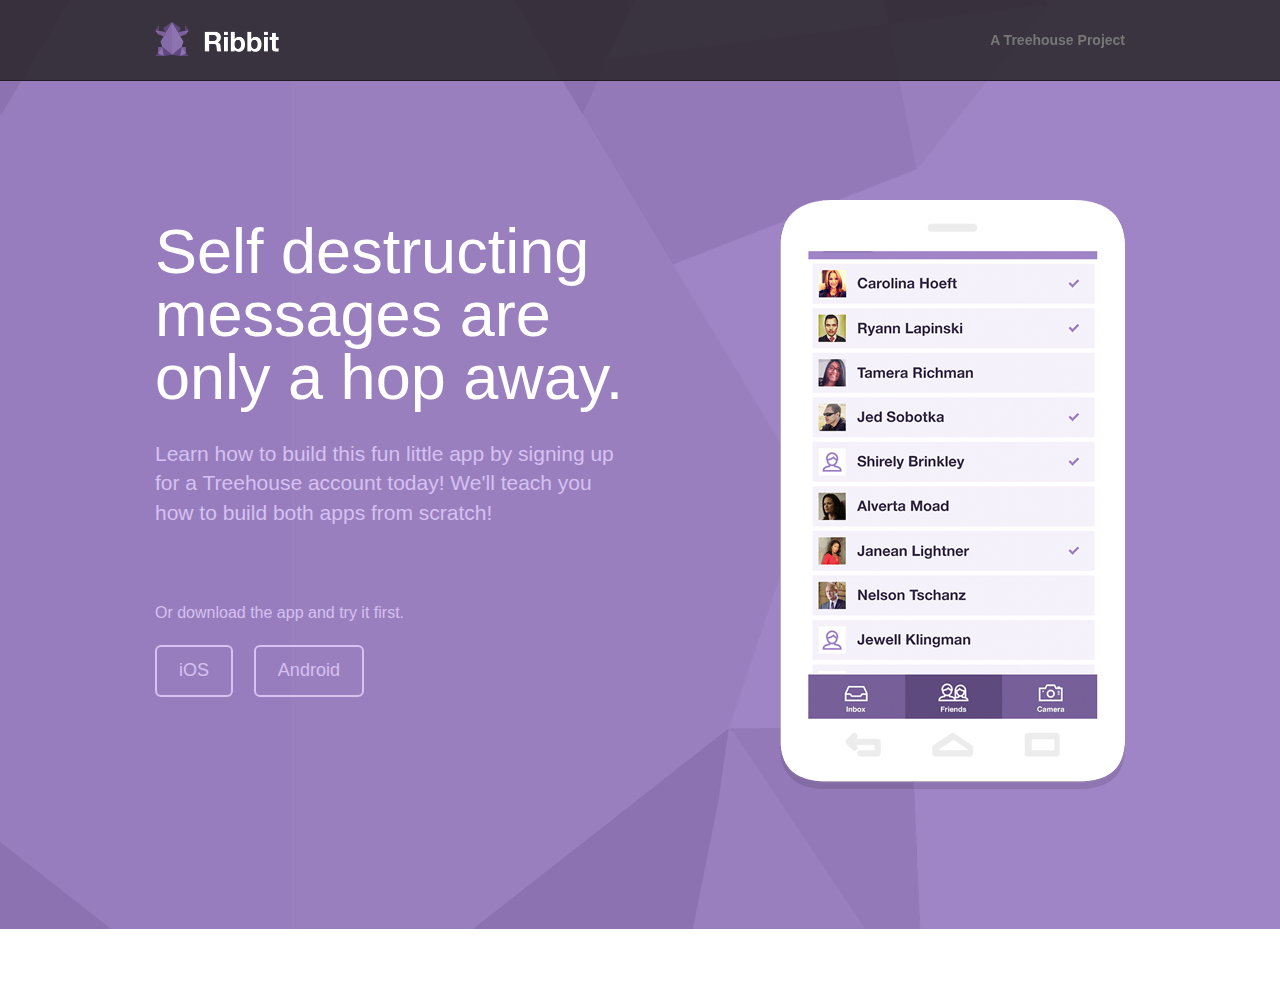
<file: frame2/index.html>
<!DOCTYPE html>
<html>
  <head>
    <title>Ribbit - A Treehouse Project</title>
    <meta name="viewport" content="width=device-width, initial-scale=1.0">
    <link href="css/bootstrap.css" rel="stylesheet">
    <link href="css/my-styles.css" rel="stylesheet" media="screen">
    <!-- HTML5 shim and Respond.js IE8 support of HTML5 elements and media queries -->
    <!--[if lt IE 9]>
      <script src="../../assets/js/html5shiv.js"></script>
      <script src="../../assets/js/respond.min.js"></script>
    <![endif]-->
  </head>
  <body>

    <!--Navbar -->
    <div class="navbar navbar-default navbar-fixed-top">
      <div class="container">
        <a class="main-logo pull-left" href="#">Ribbit</a>
        <p class="navbar-text pull-right hidden-xs">A Treehouse Project</p>
      </div>
    </div><!-- End navbar -->

    <!-- Jumbotron -->
    <div class="jumbotron">
      <div class="container">
        <div class="row">
          <div class="col-sm-6">
            <h1>Self destructing messages are only a hop away.</h1>
            <p class="lead">Learn how to build this fun little app by signing up for a Treehouse account today! We'll teach you how to build both apps from scratch!</p>
            <p class="lead">Or download the app and try it first.</p>
            <p class="lead">
              <a class="btn btn-default btn-lg" href="#">iOS</a>
              <a class="btn btn-default btn-lg" href="#">Android</a>
            </p>
          </div>
          <div class="col-sm-6 hidden-xs">
            <div class="device pull-right"></div>
          </div>
        </div>
      </div>
    </div><!-- End Jumbotron -->

  </body>
</html>
</file>
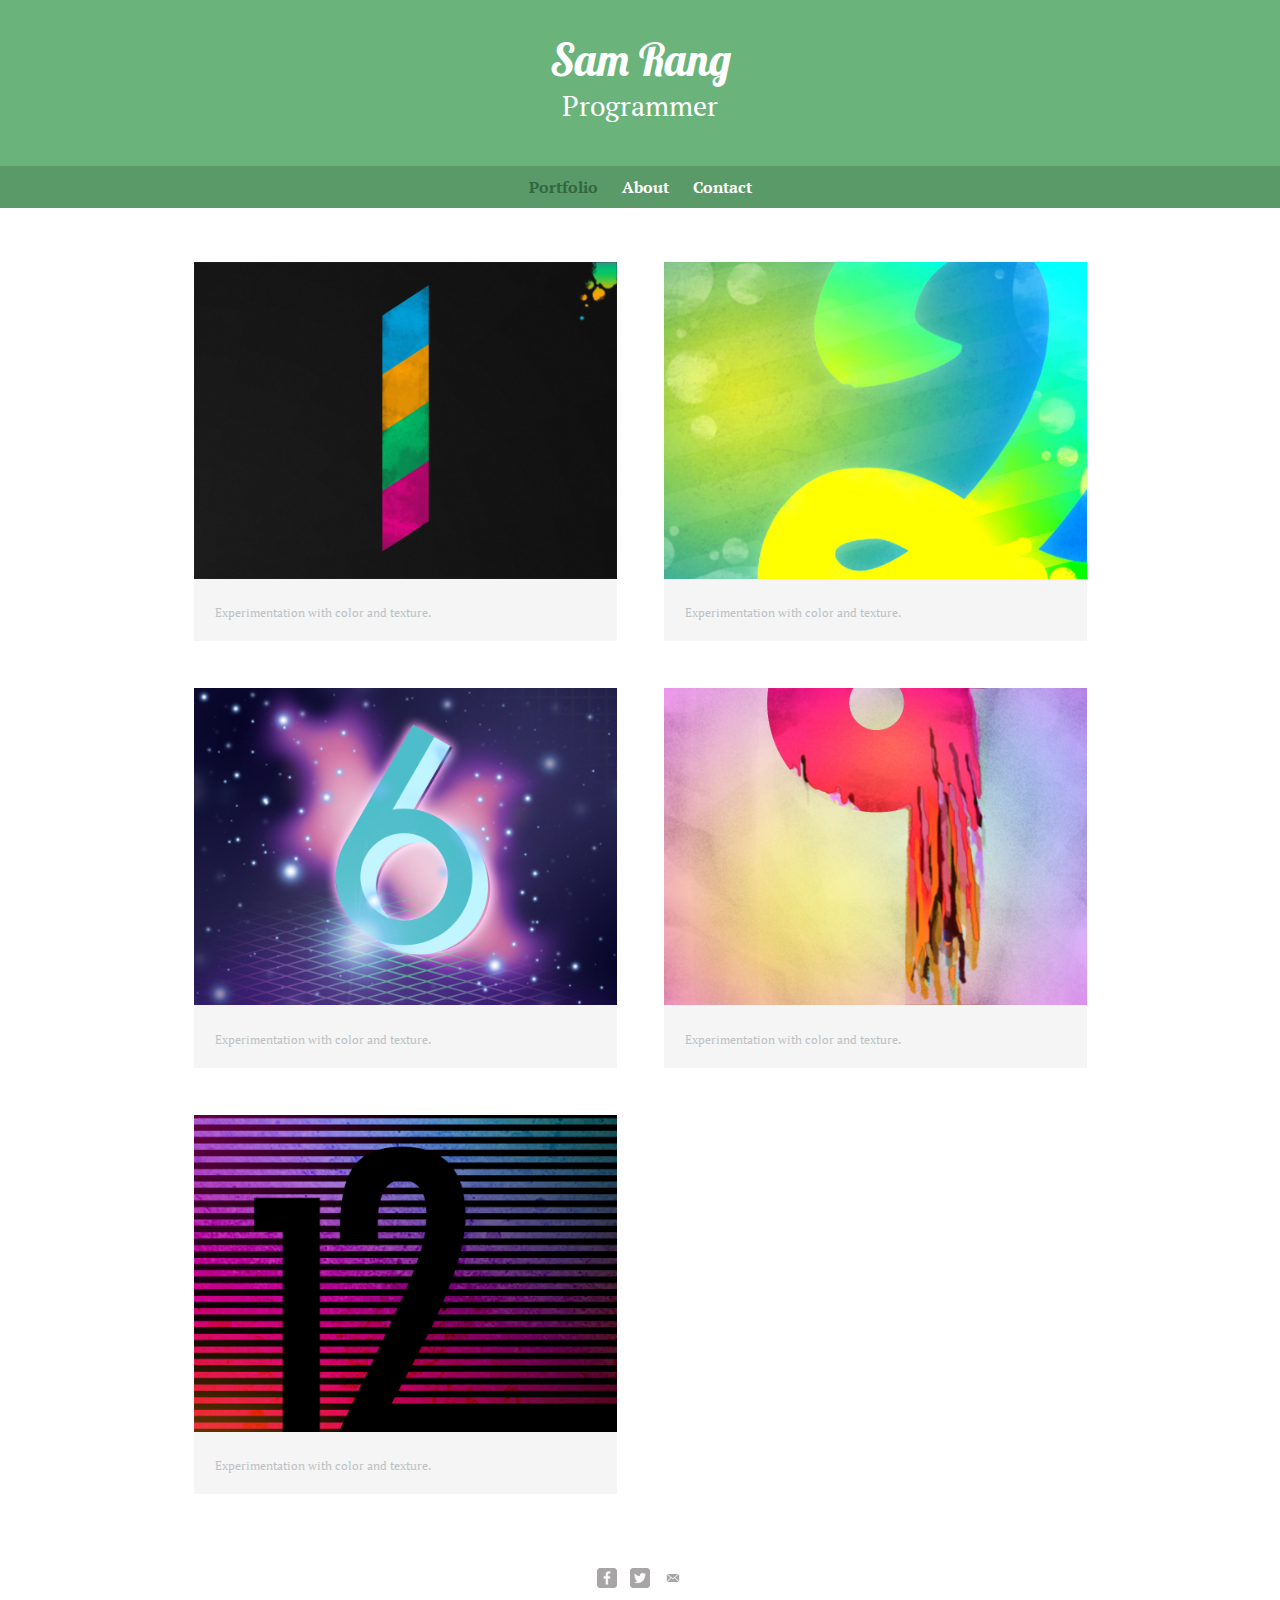
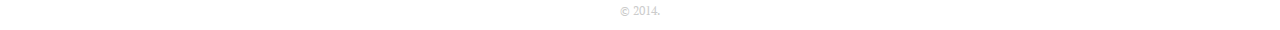
<file: web1/index.html>
<!DOCTYPE html>
<html>
  <head>
    <meta charset="utf-8">
    <title>Sam Rang | Programmer</title>
    <link rel="stylesheet" href="css/normalize.css">
    <link href='http://fonts.googleapis.com/css?family=Lobster|PT+Serif:400,700,700italic' rel='stylesheet' type='text/css'>
    <link rel="stylesheet" href="css/main.css">
  </head>
  <body>
    <header>
      <a id="logo" href="index.html">
        <h1>Sam Rang</h1>
        <h2>Programmer</h2>
      </a>
      <nav>
        <ul>
          <li><a href="index.html" class="selected">Portfolio</a></li>
          <li><a href="about.html">About</a></li>
          <li><a href="contact.html">Contact</a></li>
        </ul>
      </nav>
    </header>
    <div id="wrapper">
      <section>
        <ul id="gallery">
          <li>
            <a href="img/numbers-01.jpg">
              <img src="img/numbers-01.jpg" alt="">
              <p>Experimentation with color and texture.</p>
            </a>
          </li>
          <li>
            <a href="img/numbers-02.jpg">
              <img src="img/numbers-02.jpg" alt="">
              <p>Experimentation with color and texture.</p>
            </a>
          </li>
          <li>
            <a href="img/numbers-06.jpg">
              <img src="img/numbers-06.jpg" alt="">
              <p>Experimentation with color and texture.</p>
            </a>
          </li>
          <li>
            <a href="img/numbers-09.jpg">
              <img src="img/numbers-09.jpg" alt="">
              <p>Experimentation with color and texture.</p>
            </a>
          </li>
          <li>
            <a href="img/numbers-12.jpg">
              <img src="img/numbers-12.jpg" alt="">
              <p>Experimentation with color and texture.</p>
            </a>
          </li>
        </ul>
      </section>
      <footer>
        <a href="http://www.facebook.com"><img src="img/facebook-wrap.png" alt="facebook logo" class="social-icon"></a>
        <a href="http://www.twitter.com"><img src="img/twitter-wrap.png" alt="twitter logo" class="social-icon"></a>
        <a href="http://www.twitter.com"><img src="img/mail.png" alt="mail logo" class="social-icon"></a>
        <p>&copy; 2014.</p>
      </footer>
    </div>
  </body>
</html>
</file>
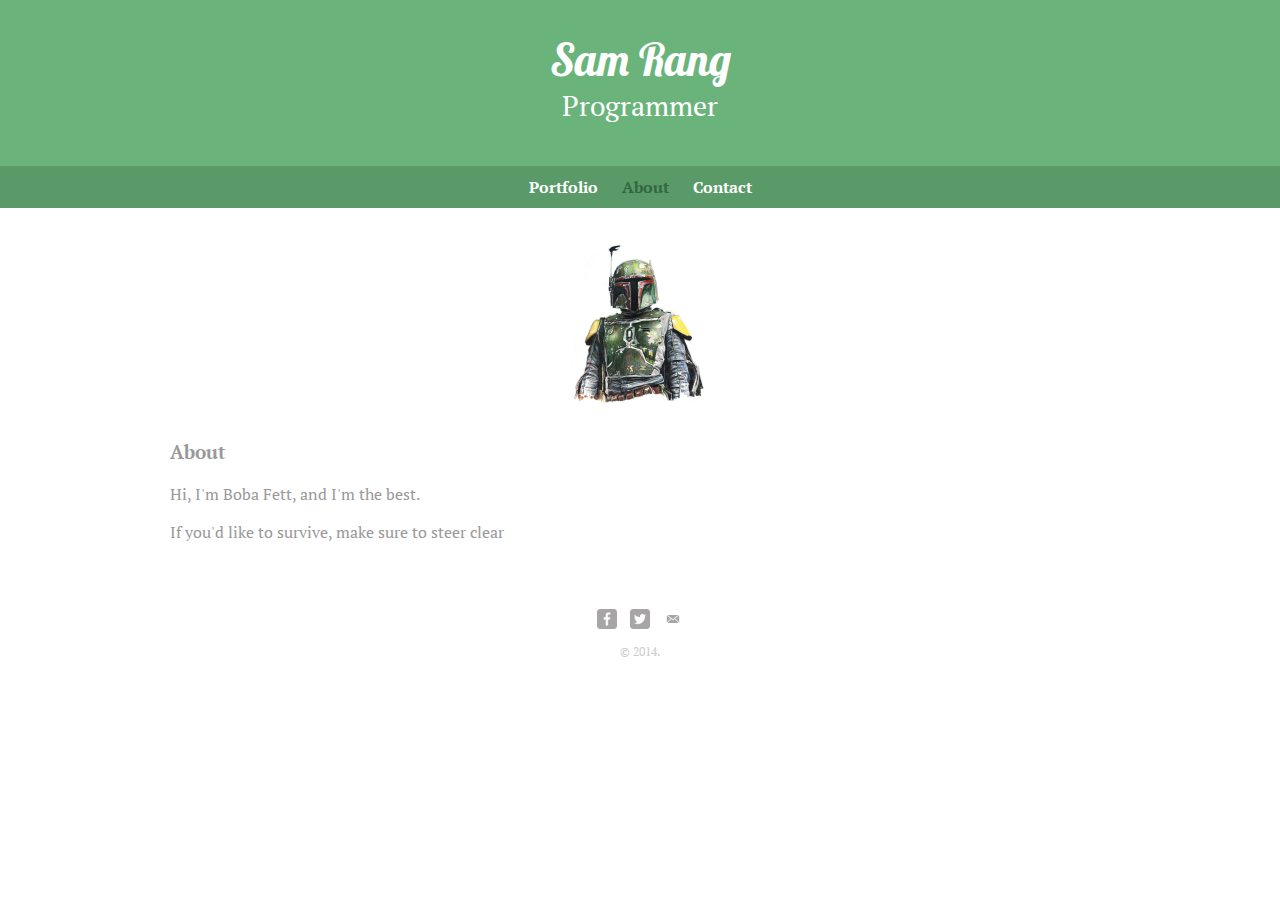
<file: web1/about.html>
<!DOCTYPE html>
<html>
  <head>
    <meta charset="utf-8"/>
    <title>Sam Rang | About</title>
    <link rel="stylesheet" href="css/normalize.css"/>
    <link href='http://fonts.googleapis.com/css?family=Lobster|PT+Serif:400,700,700italic' rel='stylesheet' type='text/css'/>
    <link rel="stylesheet" href="css/main.css"/>
  </head>
  <body>
    <header>
      <a id="logo" href="index.html">
        <h1>Sam Rang</h1>
        <h2>Programmer</h2>
      </a>
      <nav>
        <ul>
          <li><a href="index.html">Portfolio</a></li>
          <li><a href="about.html" class="selected">About</a></li>
          <li><a href="contact.html">Contact</a></li>
        </ul>
      </nav>
    </header>
    <div id="wrapper">
      <section>
        <img src="img/Boba-fett-01.jpg" alt="Ultimate Badass" class="profile-photo" />
        <h3>About</h3>
        <p>Hi, I'm Boba Fett, and I'm the best.</p>
        <p>If you'd like to survive, make sure to steer clear</p>
      </section>
      <footer>
        <a href="http://www.facebook.com"><img src="img/facebook-wrap.png" alt="facebook logo" class="social-icon"/></a>
        <a href="http://www.twitter.com"><img src="img/twitter-wrap.png" alt="twitter logo" class="social-icon"/></a>
        <a href="http://www.twitter.com"><img src="img/mail.png" alt="mail logo" class="social-icon"/></a>
        <p>&copy; 2014.</p>
      </footer>
    </div>
  </body>
</html>
</file>
<file: frame2/css/my-styles.css>
/* Typography
================================= */

.navbar-text {
  font-weight: bold;
  margin-right: 0;
}
h1 {
  font-weight: 200;
  margin-bottom: 30px;
}
.lead {
  color: #d5c1f2;
  margin-bottom: 75px;
}
.lead:nth-of-type(2) {
  font-size: initial;
  margin-bottom: 20px;
}
/* Buttons
================================= */
.btn-default {
  border-width: 2px;
  border-color: inherit;
  margin-right: 15px;
  padding: 12px 22px;
}
.btn-default:hover{
  background-color: #fff;
  color: #957bba;
  border-color: #fff;
}

/* Jumbotron
================================= */
.jumbotron {
  background-image: url('../img/main-bg.png');
  background-repeat: no-repeat;
  background-position: 200% 100%;
  padding: 200px 0 140px 0;
  margin-bottom: 70px;
}
.device {
  width: 345px;
  height: 589px;
  background: url('../img/device-hero.png') no-repeat;
}


/* Logos & Icons
================================= */

.main-logo {
  width: 124px;
  height: 34px;
  margin-top: 22px;
  text-indent: 100%;
  white-space: nowrap;
  overflow: hidden;
  background: url('../img/main-logo.png') no-repeat;
  background-size: 100%;
}

/* Media Queries
================================= */
@media (max-width: 991px) {
  .jumbotron {
    padding-top: 120px;
    padding-bottom: 20px;
    background-position: 10% 10%;
  }
}

@media (max-width: 767px) {
  .navbar {
    min-height: 60px;
  }
  .main-logo {
    width: 82px;
    margin-top: 20px;
  }
  .jumbotron {
    padding-top: 80px;
    margin-bottom: 32px;
  }
  .lead {
    margin-bottom: 40px;
  }
}
</file>
<file: web1/css/main.css>
/*font-family: 'Lobster', cursive; font-family: 'PT Serif', serif;*/

/****************
 *   GENERAL
 ****************/
body{
  font-family: 'PT serif', serif;
}

#wrapper {
  max-width: 940px;
  margin: 0 auto;
  padding: 0 5%;
}

a  { 
  text-decoration: none;
}

img {
  max-width: 100%;
}

h3 {
  margin: 0 0 1em 0;
}


/****************
*   HEADING
****************/
header {
  float: left;
  margin: 0 0 30px 0;
  padding: 5px 0 0 0;
  width: 100%;
}

#logo {
  text-align: center;
  margin: 10px;
}

h1 {
  font-family: 'Lobster', cursive;
  margin: 15px 0;
  font-size: 2.75em;
  font-weight: normal;
  line-height: 0.8em;
}

h2 {
  font-size: 1.75em;
  margin: -5px 0 0;
  font-weight: normal;
}


/****************
*  NAVIGATION
****************/
nav {
  text-align: center;
  padding: 10px 0;
  margin: 20px 0 0;
}

nav ul {
  list-style: none;
  margin: 0 10px;
  padding: 0;
}

nav li {
  display: inline-block;
}

nav a {
  font-weight: 800;
  padding: 15px 10px;
}


/****************
*  FOOTER
****************/
footer {
  font-size: 0.75em;
  text-align: center;
  clear: both;
  padding-top: 50px;
  color: #ccc;
}
.social-icon {
  width: 20px;
  height: 20px;
  margin: 0 5px;
}


/****************
*PAGE PORTFOLIO 
****************/
#gallery {
  margin: 0;
  padding: 0;
  list-style: none;
}
#gallery li {
  float: left;
  width: 45%;
  margin: 2.5%;
  background-color: #f5f5f5;
  color: #bdc3c7;
}

#gallery li a p {
  margin: 0;
  padding: 5%;
  font-size: 0.75em;
  color: #bdc3c7;
}


/****************
*   COLORS
****************/
body {
  background-color: #fff;
  color: #999;
}

header {
  background: #6ab47b;
  border-color: #599a68;
}

nav {
  background: #599a68;
}

h1, h2 {
  color: #fff;
}

a {
  color: #6ab47b;
}

nav a, nav a:visited {
  color: #fff;
}

nav a.selected, nav a:hover {
  color: #32673f;  
}
/**
 * About
 */
 .profile-photo {
   clear: both;
   display: block;
   max-width: 150px;
   margin: 0 auto 30px;
   border-radius: 10%;
 }
</file>
